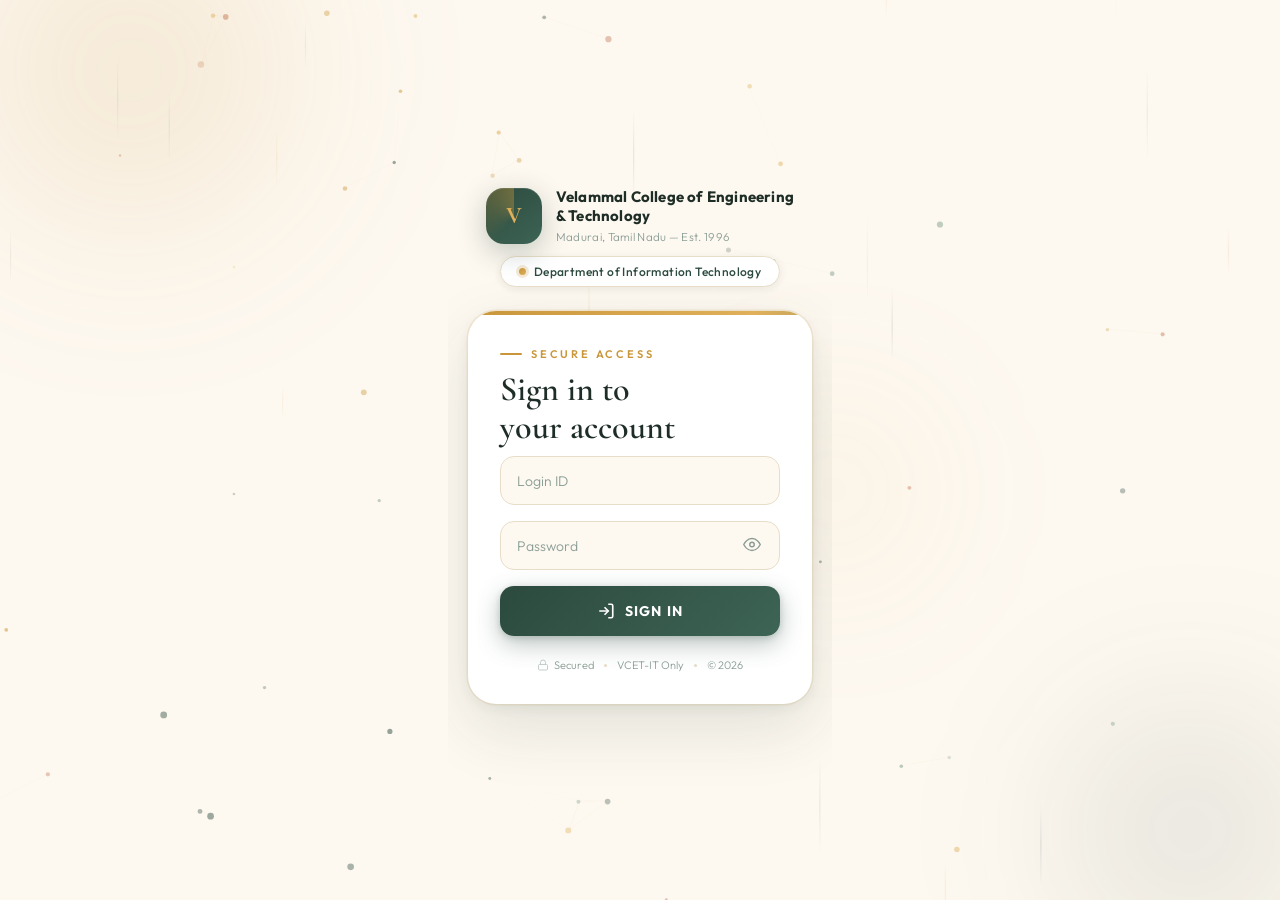
<file: index.html>
<!DOCTYPE html>
<html lang="en">
<head>
<meta charset="UTF-8">
<meta name="viewport" content="width=device-width, initial-scale=1.0, maximum-scale=1.0">
<title>VCET-IT | Leave &amp; OD Portal</title>
<link rel="preconnect" href="https://fonts.googleapis.com">
<link href="https://fonts.googleapis.com/css2?family=Cormorant+Garamond:ital,wght@0,500;0,600;0,700;1,600&family=Outfit:wght@300;400;500;600;700&display=swap" rel="stylesheet">
<style>
*, *::before, *::after { margin: 0; padding: 0; box-sizing: border-box; }

:root {
  --cream:      #fdf8f0;
  --cream-mid:  #f5eedf;
  --cream-dark: #e8ddc8;
  --forest:     #2c4a3e;
  --forest-mid: #3d6455;
  --forest-lt:  #4f7d6a;
  --gold:       #c9973a;
  --gold-lt:    #e0b05a;
  --gold-pale:  #f5e4c0;
  --ink:        #1e2d26;
  --ink-mid:    #4a5e55;
  --ink-faint:  #8a9e95;
  --white:      #ffffff;
  --danger:     #b85c38;
}

html, body {
  min-height: 100vh;
  font-family: 'Outfit', sans-serif;
  background: var(--cream);
  color: var(--ink);
  overflow-x: hidden;
  display: flex;
  align-items: center;
  justify-content: center;
}

#pCanvas {
  position: fixed; inset: 0; z-index: 0; pointer-events: none;
}

.orbs { position: fixed; inset: 0; z-index: 0; pointer-events: none; overflow: hidden; }
.orb {
  position: absolute; border-radius: 50%; filter: blur(70px);
  animation: orbDrift 14s ease-in-out infinite;
}
.o1 { width: 500px; height: 500px; top: -180px; left: -120px; background: radial-gradient(circle, rgba(201,151,58,0.18), transparent 70%); animation-duration: 16s; }
.o2 { width: 380px; height: 380px; bottom: -120px; right: -100px; background: radial-gradient(circle, rgba(44,74,62,0.14), transparent 70%); animation-duration: 13s; animation-delay: -5s; }
.o3 { width: 260px; height: 260px; top: 40%; left: 55%; background: radial-gradient(circle, rgba(224,176,90,0.12), transparent 70%); animation-duration: 11s; animation-delay: -3s; }
@keyframes orbDrift {
  0%,100% { transform: translate(0,0) scale(1); }
  33%      { transform: translate(30px,-24px) scale(1.06); }
  66%      { transform: translate(-18px,20px) scale(0.95); }
}

.wrapper {
  position: relative; z-index: 1;
  width: 100%; min-height: 100vh;
  display: flex; flex-direction: column;
  align-items: center; justify-content: center;
  padding: 32px 20px 40px;
}

/* ── COLLEGE HEADER ── */
.college-header {
  text-align: center; margin-bottom: 24px;
  animation: fadeDown 0.9s cubic-bezier(0.22,1,0.36,1) both;
}
.college-logo-row {
  display: flex; align-items: center; justify-content: center;
  gap: 14px; margin-bottom: 12px;
}
.badge {
  width: 56px; height: 56px;
  background: linear-gradient(145deg, var(--forest) 0%, var(--forest-mid) 100%);
  border-radius: 18px;
  display: flex; align-items: center; justify-content: center;
  box-shadow: 0 8px 28px rgba(44,74,62,0.28), inset 0 1px 0 rgba(255,255,255,0.12);
  flex-shrink: 0; position: relative; overflow: hidden;
}
.badge::before {
  content: ''; position: absolute;
  width: 200%; height: 200%; top: -50%; left: -50%;
  background: conic-gradient(from 0deg, transparent 60%, rgba(201,151,58,0.4) 100%);
  animation: badgeSpin 7s linear infinite;
}
@keyframes badgeSpin { to { transform: rotate(360deg); } }
.badge-v {
  position: relative; z-index: 1;
  font-family: 'Cormorant Garamond', serif;
  font-size: 24px; font-weight: 700; color: var(--gold-lt);
}
.college-name-col { text-align: left; }
.college-name {
  font-size: 15px; font-weight: 700; color: var(--ink);
  letter-spacing: 0.2px; line-height: 1.25;
}
.college-location {
  font-size: 11.5px; font-weight: 300; color: var(--ink-faint);
  margin-top: 3px; letter-spacing: 0.3px;
}
.dept-pill {
  display: inline-flex; align-items: center; gap: 8px;
  background: var(--white); border: 1.5px solid var(--cream-dark);
  border-radius: 30px; padding: 7px 18px;
  font-size: 12px; font-weight: 500; color: var(--forest);
  box-shadow: 0 2px 10px rgba(44,74,62,0.09); letter-spacing: 0.4px;
}
.dept-dot {
  width: 7px; height: 7px; border-radius: 50%;
  background: linear-gradient(135deg, var(--gold), var(--gold-lt));
  flex-shrink: 0; box-shadow: 0 0 0 3px rgba(201,151,58,0.2);
  animation: dotPulse 2.4s ease-in-out infinite;
}
@keyframes dotPulse {
  0%,100% { box-shadow: 0 0 0 3px rgba(201,151,58,0.2); }
  50%      { box-shadow: 0 0 0 7px rgba(201,151,58,0.05); }
}

/* ── CARD ── */
.card {
  background: var(--white); border-radius: 28px;
  width: 100%; max-width: 420px;
  box-shadow: 0 24px 64px rgba(44,74,62,0.13), 0 4px 16px rgba(44,74,62,0.07),
              0 0 0 1.5px rgba(201,151,58,0.14);
  position: relative; overflow: hidden;
  animation: fadeUp 0.9s cubic-bezier(0.22,1,0.36,1) 0.1s both;
}
.card::before {
  content: ''; position: absolute; top: 0; left: 0; right: 0; height: 4px; z-index: 2;
  background: linear-gradient(90deg, var(--gold), var(--gold-lt), var(--forest-lt), var(--gold));
  background-size: 250% 100%; animation: barShimmer 4s linear infinite;
}
@keyframes barShimmer { to { background-position: 250% center; } }
.card-body { padding: 36px 32px 32px; }

.form-greeting {
  font-size: 11px; font-weight: 600; letter-spacing: 2.8px;
  text-transform: uppercase; color: var(--gold);
  display: flex; align-items: center; gap: 9px; margin-bottom: 10px;
}
.form-greeting-line { width: 22px; height: 2px; background: var(--gold); border-radius: 2px; }
.form-title {
  font-family: 'Cormorant Garamond', serif;
  font-size: 34px; font-weight: 600;
  color: var(--ink); line-height: 1.12; margin-bottom: 9px;
}
.form-sub {
  font-size: 13.5px; color: var(--ink-mid); font-weight: 300;
  line-height: 1.65; margin-bottom: 26px;
}

.notice {
  display: flex; align-items: flex-start; gap: 11px;
  background: linear-gradient(135deg, #fdf4e4, #f9ecd4);
  border: 1.5px solid rgba(201,151,58,0.26); border-radius: 14px;
  padding: 13px 15px; margin-bottom: 24px;
  font-size: 12.5px; color: #7a5c20; line-height: 1.55; font-weight: 400;
}
.notice svg { width: 16px; height: 16px; stroke: var(--gold); fill: none; flex-shrink: 0; margin-top: 1px; stroke-width: 1.9; }

.err-box {
  display: none; align-items: flex-start; gap: 10px;
  background: linear-gradient(135deg, #fef2f2, #fdeaea);
  border: 1.5px solid rgba(184,92,56,0.28); border-radius: 12px;
  padding: 12px 14px; margin-bottom: 16px;
  font-size: 12.5px; color: #7a2e1a; line-height: 1.55;
}
.err-box.show { display: flex; animation: shake 0.38s ease; }
@keyframes shake {
  0%,100% { transform: translateX(0); } 20% { transform: translateX(-7px); }
  40% { transform: translateX(7px); }   60% { transform: translateX(-4px); }
  80% { transform: translateX(4px); }
}
.err-box svg { width: 16px; height: 16px; stroke: var(--danger); fill: none; flex-shrink: 0; margin-top: 1px; stroke-width: 1.9; }

.field { margin-bottom: 16px; }
.field-wrap {
  position: relative; background: var(--cream);
  border: 1.5px solid var(--cream-dark); border-radius: 14px;
  transition: border-color .25s, background .25s, box-shadow .25s; overflow: hidden;
}
.field-wrap:focus-within {
  border-color: rgba(201,151,58,0.55); background: var(--white);
  box-shadow: 0 0 0 4px rgba(201,151,58,0.1);
}
.field-bar {
  position: absolute; bottom: 0; left: 14px; right: 14px; height: 2px;
  background: linear-gradient(90deg, var(--gold), var(--forest-lt));
  border-radius: 2px 2px 0 0;
  transform: scaleX(0); transform-origin: left;
  transition: transform 0.32s cubic-bezier(0.34,1.56,0.64,1);
}
.field-wrap:focus-within .field-bar { transform: scaleX(1); }
.field-input {
  width: 100%; padding: 20px 16px 8px; background: transparent; border: none;
  color: var(--ink); font-family: 'Outfit', sans-serif; font-size: 15px; font-weight: 400;
  outline: none; -webkit-appearance: none;
}
.field-input::placeholder { color: transparent; }
.field-input:-webkit-autofill { -webkit-box-shadow: 0 0 0 1000px var(--white) inset; -webkit-text-fill-color: var(--ink); }
.field-label {
  position: absolute; left: 16px; top: 50%; transform: translateY(-50%);
  font-size: 14px; color: var(--ink-faint); pointer-events: none; font-weight: 300;
  transition: all 0.22s cubic-bezier(0.34,1.56,0.64,1);
}
.field-input:focus + .field-label,
.field-input:not(:placeholder-shown) + .field-label {
  top: 10px; transform: translateY(0); font-size: 10px; letter-spacing: 1.3px;
  text-transform: uppercase; color: var(--gold); font-weight: 600;
}
.eye-btn {
  position: absolute; right: 14px; top: 50%; transform: translateY(-50%);
  background: none; border: none; cursor: pointer; color: var(--ink-faint); padding: 4px;
  transition: color .2s, transform .22s;
}
.eye-btn:hover { color: var(--forest); transform: translateY(-50%) scale(1.12); }
.eye-btn svg { width: 18px; height: 18px; fill: none; stroke: currentColor; stroke-width: 1.9; }

.btn {
  width: 100%; padding: 16px 24px;
  background: linear-gradient(135deg, var(--forest) 0%, var(--forest-mid) 100%);
  color: var(--white); border: none; border-radius: 14px;
  font-family: 'Outfit', sans-serif; font-size: 14px; font-weight: 700;
  letter-spacing: 1.2px; text-transform: uppercase; cursor: pointer;
  display: flex; align-items: center; justify-content: center; gap: 10px;
  margin-top: 8px; position: relative; overflow: hidden;
  box-shadow: 0 8px 24px rgba(44,74,62,0.32), 0 2px 6px rgba(44,74,62,0.2);
  transition: all 0.32s cubic-bezier(0.34,1.56,0.64,1);
}
.btn::before {
  content: ''; position: absolute; top: 0; left: -100%; width: 60%; height: 100%;
  background: linear-gradient(90deg, transparent, rgba(255,255,255,0.2), transparent);
  transition: left .55s ease;
}
.btn:hover::before { left: 150%; }
.btn:hover { transform: translateY(-3px) scale(1.01); box-shadow: 0 16px 40px rgba(44,74,62,0.4); }
.btn:active { transform: translateY(0) scale(0.99); }
.btn:disabled { opacity: .65; cursor: not-allowed; transform: none !important; box-shadow: none !important; }
.btn svg { width: 18px; height: 18px; fill: none; stroke: currentColor; stroke-width: 2.2; flex-shrink: 0; }

.spinner {
  width: 18px; height: 18px; border: 2.5px solid rgba(255,255,255,0.25);
  border-top-color: var(--white); border-radius: 50%; animation: spin 0.7s linear infinite;
}
@keyframes spin { to { transform: rotate(360deg); } }

.card-footer {
  display: flex; align-items: center; justify-content: center; gap: 10px;
  margin-top: 22px; font-size: 11px; color: var(--ink-faint);
}
.fsep { width: 3px; height: 3px; border-radius: 50%; background: var(--cream-dark); }
.fitem { display: flex; align-items: center; gap: 5px; font-weight: 300; }
.fitem svg { width: 12px; height: 12px; fill: none; stroke: var(--ink-faint); opacity: .55; stroke-width: 1.8; }

/* ── PORTAL TAGS ── */
.portal-tags {
  display: flex; flex-wrap: wrap; justify-content: center; gap: 8px;
  margin-top: 18px; max-width: 420px; width: 100%;
  animation: fadeUp 0.9s cubic-bezier(0.22,1,0.36,1) 0.35s both;
}
.ptag {
  display: flex; align-items: center; gap: 7px;
  background: var(--white); border: 1.5px solid var(--cream-dark);
  border-radius: 30px; padding: 6px 14px;
  font-size: 12px; font-weight: 400; color: var(--ink-mid);
  box-shadow: 0 2px 8px rgba(44,74,62,0.07); cursor: default;
  transition: all .28s cubic-bezier(0.34,1.56,0.64,1);
}
.ptag svg { width: 13px; height: 13px; stroke: var(--forest-lt); fill: none; stroke-width: 1.9; }
.ptag:hover { border-color: var(--gold-lt); color: var(--forest); transform: translateY(-2px); box-shadow: 0 6px 18px rgba(201,151,58,0.15); }
.ptag:hover svg { stroke: var(--gold); }

@keyframes fadeUp   { from { opacity:0; transform: translateY(20px); } to { opacity:1; transform: translateY(0); } }
@keyframes fadeDown { from { opacity:0; transform: translateY(-16px); } to { opacity:1; transform: translateY(0); } }

@media (max-width: 480px) {
  .college-name { font-size: 13.5px; }
  .card-body { padding: 30px 22px 26px; }
  .form-title { font-size: 30px; }
  .badge { width: 48px; height: 48px; border-radius: 14px; }
  .badge-v { font-size: 20px; }
  .dept-pill { font-size: 11.5px; padding: 6px 14px; }
}
</style>
</head>
<body>

<canvas id="pCanvas"></canvas>
<div class="orbs">
  <div class="orb o1"></div>
  <div class="orb o2"></div>
  <div class="orb o3"></div>
</div>

<div class="wrapper">

  <!-- COLLEGE HEADER -->
  <div class="college-header">
    <div class="college-logo-row">
      <div class="badge"><span class="badge-v">V</span></div>
      <div class="college-name-col">
        <div class="college-name">Velammal College of Engineering<br>&amp; Technology</div>
        <div class="college-location">Madurai, Tamil Nadu — Est. 1996</div>
      </div>
    </div>
    <div class="dept-pill">
      <span class="dept-dot"></span>
      Department of Information Technology
    </div>
  </div>

  <!-- CARD -->
  <div class="card">
    <div class="card-body">

      <div class="form-greeting">
        <span class="form-greeting-line"></span>
        Secure Access
      </div>
      <h1 class="form-title">Sign in to<br>your account</h1>
      

      

      <div id="errBox" class="err-box" role="alert">
        <svg viewBox="0 0 24 24"><circle cx="12" cy="12" r="10"/><line x1="12" y1="8" x2="12" y2="12"/><line x1="12" y1="16" x2="12.01" y2="16"/></svg>
        <span id="errMsg"></span>
      </div>

      <div class="field">
        <div class="field-wrap">
          <input type="text" id="lgId" class="field-input" placeholder="x" autocomplete="username">
          <label class="field-label" for="lgId">Login ID</label>
          <div class="field-bar"></div>
        </div>
      </div>

      <div class="field">
        <div class="field-wrap">
          <input type="password" id="lgPwd" class="field-input" placeholder="x" autocomplete="current-password" style="padding-right:48px">
          <label class="field-label" for="lgPwd">Password</label>
          <div class="field-bar"></div>
          <button class="eye-btn" type="button" onclick="togglePwd()" aria-label="Toggle password">
            <svg id="eyeOpen" viewBox="0 0 24 24"><path d="M1 12s4-8 11-8 11 8 11 8-4 8-11 8-11-8-11-8z"/><circle cx="12" cy="12" r="3"/></svg>
            <svg id="eyeClosed" viewBox="0 0 24 24" style="display:none"><path d="M17.94 17.94A10.07 10.07 0 0 1 12 20c-7 0-11-8-11-8a18.45 18.45 0 0 1 5.06-5.94M9.9 4.24A9.12 9.12 0 0 1 12 4c7 0 11 8 11 8a18.5 18.5 0 0 1-2.16 3.19m-6.72-1.07a3 3 0 1 1-4.24-4.24"/><line x1="1" y1="1" x2="23" y2="23"/></svg>
          </button>
        </div>
      </div>

      <button class="btn" id="lgBtn" onclick="handleLogin()">
        <svg viewBox="0 0 24 24"><path d="M15 3h4a2 2 0 0 1 2 2v14a2 2 0 0 1-2 2h-4"/><polyline points="10 17 15 12 10 7"/><line x1="15" y1="12" x2="3" y2="12"/></svg>
        Sign In
      </button>

      <div class="card-footer">
        <div class="fitem">
          <svg viewBox="0 0 24 24"><rect x="3" y="11" width="18" height="11" rx="2"/><path d="M7 11V7a5 5 0 0 1 10 0v4"/></svg>
          Secured
        </div>
        <div class="fsep"></div>
        <div class="fitem">VCET-IT Only</div>
        <div class="fsep"></div>
        <div class="fitem">© 2026</div>
      </div>

    </div>
  </div>

  <!-- PORTAL ROLE CHIPS 
  <div class="portal-tags">
    <div class="ptag">
      <svg viewBox="0 0 24 24"><path d="M20 21v-2a4 4 0 0 0-4-4H8a4 4 0 0 0-4 4v2"/><circle cx="12" cy="7" r="4"/></svg>
      Student
    </div>
    <div class="ptag">
      <svg viewBox="0 0 24 24"><path d="M17 21v-2a4 4 0 0 0-4-4H5a4 4 0 0 0-4 4v2"/><circle cx="9" cy="7" r="4"/><path d="M23 21v-2a4 4 0 0 0-3-3.87"/><path d="M16 3.13a4 4 0 0 1 0 7.75"/></svg>
      Mentor
    </div>
    <div class="ptag">
      <svg viewBox="0 0 24 24"><path d="M9 11l3 3L22 4"/><path d="M21 12v7a2 2 0 0 1-2 2H5a2 2 0 0 1-2-2V5a2 2 0 0 1 2-2h11"/></svg>
      Chairperson
    </div>
    <div class="ptag">
      <svg viewBox="0 0 24 24"><rect x="2" y="3" width="20" height="14" rx="2"/><path d="M8 21h8M12 17v4"/></svg>
      HoD
    </div>
  </div> -->

</div>

<script>
/* ══════════════════════════════════════
   PARTICLE FLOW ANIMATION
══════════════════════════════════════ */
(function () {
  const canvas = document.getElementById('pCanvas');
  const ctx    = canvas.getContext('2d');
  let W, H;

  const PALETTE = [
    { r:201, g:151, b:58  },
    { r:44,  g:74,  b:62  },
    { r:79,  g:125, b:106 },
    { r:224, g:176, b:90  },
    { r:184, g:92,  b:56  },
  ];

  class Node {
    constructor() { this.reset(true); }
    reset(init) {
      this.x = Math.random() * (W || window.innerWidth);
      this.y = init ? Math.random() * (H || window.innerHeight) : -8;
      const c = PALETTE[Math.floor(Math.random() * PALETTE.length)];
      this.r = c.r; this.g = c.g; this.b = c.b;
      this.alpha = 0.18 + Math.random() * 0.38;
      this.size  = 1.2 + Math.random() * 2.2;
      this.vx    = (Math.random() - 0.5) * 0.6;
      this.vy    = 0.25 + Math.random() * 0.55;
      this.wave      = Math.random() * Math.PI * 2;
      this.waveAmp   = 0.4 + Math.random() * 0.8;
      this.waveSpeed = 0.008 + Math.random() * 0.012;
    }
    update() {
      this.wave += this.waveSpeed;
      this.x += this.vx + Math.sin(this.wave) * this.waveAmp;
      this.y += this.vy;
      if (this.y > H + 10 || this.x < -20 || this.x > W + 20) this.reset(false);
    }
    draw() {
      ctx.beginPath();
      ctx.arc(this.x, this.y, this.size, 0, Math.PI * 2);
      ctx.fillStyle = `rgba(${this.r},${this.g},${this.b},${this.alpha})`;
      ctx.fill();
    }
  }

  class FlowLine {
    constructor() { this.reset(true); }
    reset(init) {
      this.x = Math.random() * (W || window.innerWidth);
      this.y = init ? Math.random() * (H || window.innerHeight) : -20;
      const c = PALETTE[Math.floor(Math.random() * PALETTE.length)];
      this.r = c.r; this.g = c.g; this.b = c.b;
      this.alpha  = 0.05 + Math.random() * 0.1;
      this.length = 30 + Math.random() * 70;
      this.speed  = 0.5 + Math.random() * 1.2;
      this.vx     = (Math.random() - 0.5) * 0.4;
      this.wave      = Math.random() * Math.PI * 2;
      this.waveAmp   = 0.3 + Math.random() * 0.7;
      this.waveSpeed = 0.006 + Math.random() * 0.01;
    }
    update() {
      this.wave += this.waveSpeed;
      this.x += this.vx + Math.sin(this.wave) * this.waveAmp;
      this.y += this.speed;
      if (this.y - this.length > H + 10 || this.x < -20 || this.x > W + 20) this.reset(false);
    }
    draw() {
      const grad = ctx.createLinearGradient(this.x, this.y - this.length, this.x, this.y);
      grad.addColorStop(0, `rgba(${this.r},${this.g},${this.b},0)`);
      grad.addColorStop(0.5, `rgba(${this.r},${this.g},${this.b},${this.alpha})`);
      grad.addColorStop(1, `rgba(${this.r},${this.g},${this.b},0)`);
      ctx.beginPath();
      ctx.moveTo(this.x, this.y - this.length);
      ctx.lineTo(this.x, this.y);
      ctx.strokeStyle = grad;
      ctx.lineWidth = 1.2;
      ctx.stroke();
    }
  }

  function drawConnections(nodes) {
    const MAX = 110;
    for (let i = 0; i < nodes.length; i++) {
      for (let j = i + 1; j < nodes.length; j++) {
        const dx = nodes[i].x - nodes[j].x, dy = nodes[i].y - nodes[j].y;
        const d = Math.sqrt(dx*dx + dy*dy);
        if (d < MAX) {
          ctx.beginPath();
          ctx.moveTo(nodes[i].x, nodes[i].y);
          ctx.lineTo(nodes[j].x, nodes[j].y);
          ctx.strokeStyle = `rgba(201,151,58,${(1 - d/MAX) * 0.07})`;
          ctx.lineWidth = 0.8; ctx.stroke();
        }
      }
    }
  }

  function resize() { W = canvas.width = window.innerWidth; H = canvas.height = window.innerHeight; }

  let nodes = [], lines = [];
  function init() {
    const nc = Math.min(55, Math.floor(W * H / 20000));
    const lc = Math.min(20, Math.floor(W * H / 55000));
    nodes = Array.from({ length: nc }, () => new Node());
    lines = Array.from({ length: lc }, () => new FlowLine());
  }

  function loop() {
    ctx.clearRect(0, 0, W, H);
    lines.forEach(l => { l.update(); l.draw(); });
    drawConnections(nodes);
    nodes.forEach(n => { n.update(); n.draw(); });
    requestAnimationFrame(loop);
  }

  window.addEventListener('resize', () => { resize(); init(); });
  resize(); init(); loop();
})();

/* ══════════════════════════════════════
   CONFIG
══════════════════════════════════════ */
const GAS_URL = 'https://script.google.com/macros/s/AKfycbyFxB9GYKaukR1A3AX3wK7C9hswvAbsgU4adirRcEMhFNDitCi57v6SiL7QR9c874zjww/exec';

const PORTAL_MAP = {
  Student     : 'student.html',
  Mentor      : 'mentor.html',
  Chairperson : 'chairperson.html',
  HoD         : 'hod.html'
};

function showError(msg) {
  const b = document.getElementById('errBox');
  document.getElementById('errMsg').textContent = msg;
  b.classList.remove('show'); void b.offsetWidth; b.classList.add('show');
}
function hideError() { document.getElementById('errBox').classList.remove('show'); }

function togglePwd() {
  const i = document.getElementById('lgPwd');
  const o = document.getElementById('eyeOpen'), c = document.getElementById('eyeClosed');
  if (i.type === 'password') { i.type = 'text'; o.style.display = 'none'; c.style.display = 'block'; }
  else { i.type = 'password'; o.style.display = 'block'; c.style.display = 'none'; }
}

async function gasCall(action, data) {
  const res = await fetch(GAS_URL, {
    method: 'POST', headers: { 'Content-Type': 'text/plain' },
    body: JSON.stringify({ action, data })
  });
  if (!res.ok) throw new Error('Server error: HTTP ' + res.status);
  const json = await res.json();
  if (!json.ok) throw new Error(json.msg || 'Request failed');
  return json;
}

async function handleLogin() {
  const loginId  = document.getElementById('lgId').value.trim();
  const password = document.getElementById('lgPwd').value.trim();
  hideError();
  if (!loginId || !password) { showError('Please enter your Login ID and Password.'); return; }

  const btn = document.getElementById('lgBtn');
  btn.disabled = true;
  btn.innerHTML = '<div class="spinner"></div> Authenticating…';

  try {
    const authRes = await gasCall('login', { loginId, password });
    const user = authRes.user;
    const portal = PORTAL_MAP[user.role];
    if (!portal) throw new Error(`Unknown role "${user.role}".`);

    if (user.role === 'Student') {
      const studentName = (user.name || user.Name || user.StudentName || '').trim();
      if (!studentName) throw new Error('Login succeeded but student name is missing.');
      btn.innerHTML = '<div class="spinner"></div> Loading profile…';
      let profile = {};
      try {
        const pr = await gasCall('student.getProfileByName', { name: studentName });
        profile = pr.data || {};
      } catch (e) {
        throw new Error(`Authenticated as "${studentName}" but profile not found. (${e.message})`);
      }
      const rn = (profile.RegNo || '').trim();
      if (!rn) throw new Error(`Profile found for "${studentName}" but RegNo is blank.`);
      user.RegNo = rn;
      user.StudentName = profile.StudentName || studentName;
      user.name = user.StudentName;
      user.Year = profile.Year || user.Year || '';
      user.Section = profile.Section || user.Section || '';
      user.MentorID = profile.MentorID || user.MentorID || '';
      user.Department = profile.Department || user.Department || 'Information Technology';
      Object.assign(user, profile);
      user.loginId = loginId;
    }

    sessionStorage.setItem('vcet_user', JSON.stringify(user));
    btn.style.background = 'linear-gradient(135deg,#2e9e6b,#3fbf87)';
    btn.innerHTML = `<svg viewBox="0 0 24 24" width="18" height="18" fill="none" stroke="currentColor" stroke-width="2.5"><polyline points="20 6 9 17 4 12"/></svg> Access Granted`;
    setTimeout(() => { window.location.href = portal; }, 680);

  } catch (e) {
    showError(e.message || 'Login failed. Please check your credentials.');
    btn.disabled = false;
    btn.style.background = '';
    btn.innerHTML = `<svg viewBox="0 0 24 24" width="18" height="18" fill="none" stroke="currentColor" stroke-width="2"><path d="M15 3h4a2 2 0 0 1 2 2v14a2 2 0 0 1-2 2h-4"/><polyline points="10 17 15 12 10 7"/><line x1="15" y1="12" x2="3" y2="12"/></svg> Sign In`;
  }
}

document.getElementById('lgId').addEventListener('keydown', e => { if (e.key === 'Enter') document.getElementById('lgPwd').focus(); });
document.getElementById('lgPwd').addEventListener('keydown', e => { if (e.key === 'Enter') handleLogin(); });
</script>
</body>
</html>
</file>
